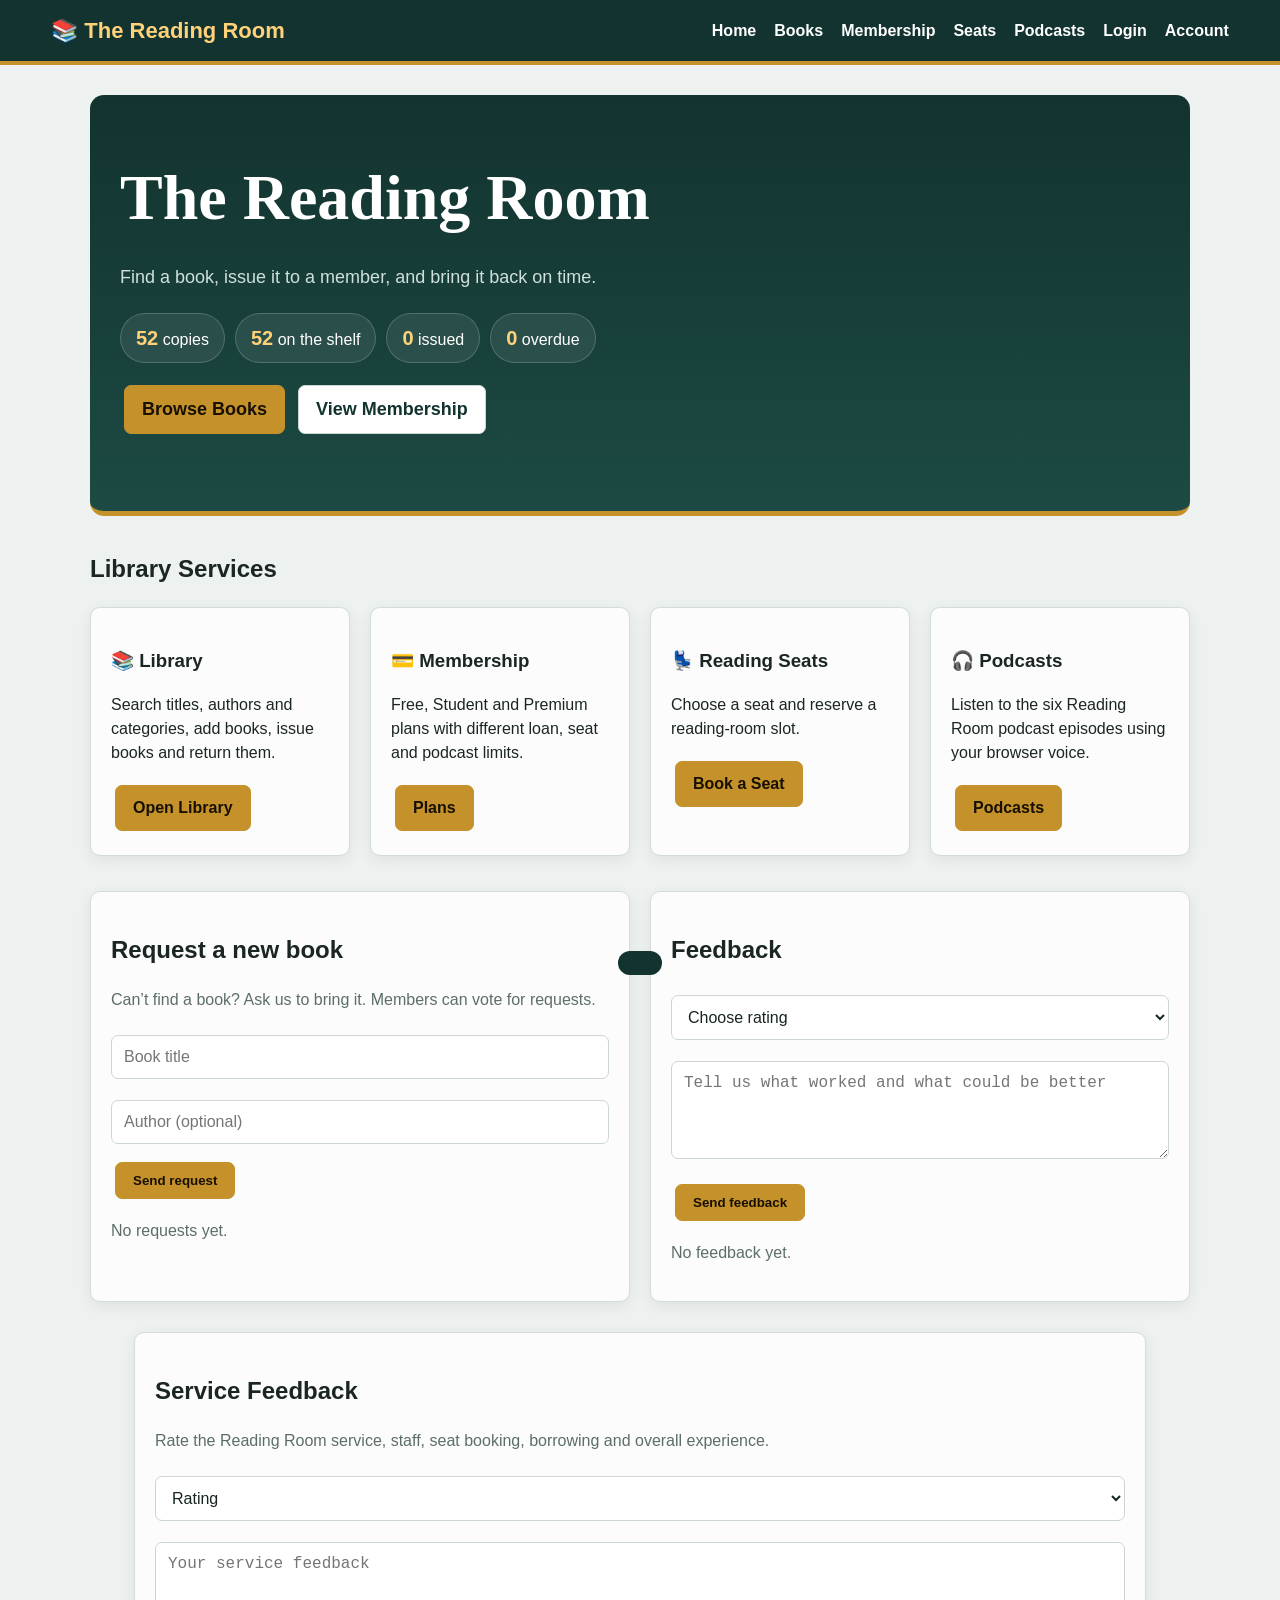
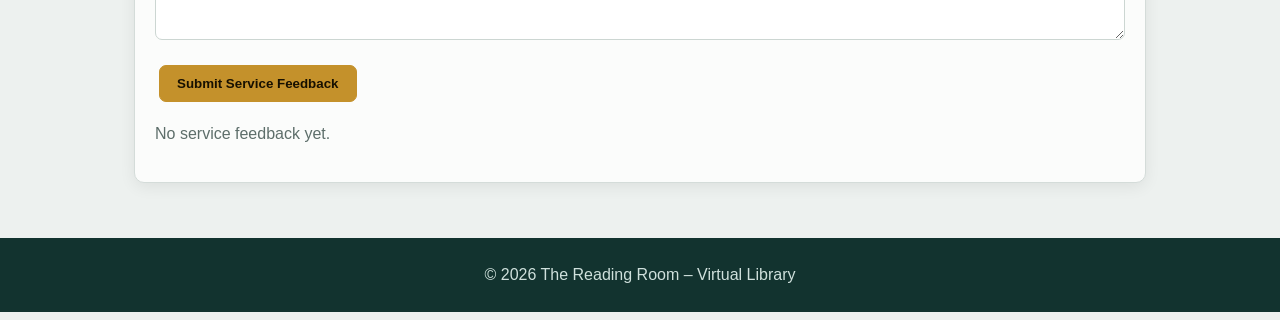
<file: index.html>
<!DOCTYPE html>
<html>
<head>
<meta charset="UTF-8">
<meta name="viewport" content="width=device-width,initial-scale=1">
<title>The Reading Room – Home</title>
<link rel="stylesheet" href="style.css">
</head>
<body>
<nav>
<a class="logo" href="index.html">📚 The Reading Room</a>
<a href="index.html">Home</a>
<a href="books.html">Books</a>
<a href="membership.html">Membership</a>
<a href="seats.html">Seats</a>
<a href="podcasts.html">Podcasts</a>
<a href="login.html">Login</a>
<a href="account.html">Account</a>
</nav>
<main class="container">
<section class="hero">
<h1>The Reading Room</h1>
<p>Find a book, issue it to a member, and bring it back on time.</p>
<div class="stats">
<div class="stat"><b id="statTotal">0</b> copies</div>
<div class="stat"><b id="statAvail">0</b> on the shelf</div>
<div class="stat"><b id="statOut">0</b> issued</div>
<div class="stat"><b id="statLate">0</b> overdue</div>
</div>
<p>
<a class="btn" href="books.html">Browse Books</a>
<a class="btn secondary" href="membership.html">View Membership</a>
</p>
</section>
<section class="section">
<h2>Library Services</h2>
<div class="grid">
<div class="card">
<h3>📚 Library</h3>
<p>Search titles, authors and categories, add books, issue books and return them.</p>
<a class="btn" href="books.html">Open Library</a>
</div>
<div class="card">
<h3>💳 Membership</h3>
<p>Free, Student and Premium plans with different loan, seat and podcast limits.</p>
<a class="btn" href="membership.html">Plans</a>
</div>
<div class="card">
<h3>💺 Reading Seats</h3>
<p>Choose a seat and reserve a reading-room slot.</p>
<a class="btn" href="seats.html">Book a Seat</a>
</div>
<div class="card">
<h3>🎧 Podcasts</h3>
<p>Listen to the six Reading Room podcast episodes using your browser voice.</p>
<a class="btn" href="podcasts.html">Podcasts</a>
</div>
</div>
</section>
<section class="two">
<div class="panel">
<h2>Request a new book</h2>
<p class="muted">
Can’t find a book? Ask us to bring it. Members can vote for requests.
</p>
<input id="rTitle" placeholder="Book title">
<input id="rAuthor" placeholder="Author (optional)">
<button class="btn" onclick="requestBook()">Send request</button>
<div id="requestList"></div>
</div>
<div class="panel">
<h2>Feedback</h2>
<select id="rating">
<option value="">Choose rating</option>
<option value="5">★★★★★</option>
<option value="4">★★★★</option>
<option value="3">★★★</option>
<option value="2">★★</option>
<option value="1">★</option>
</select>
<textarea id="fbText" rows="4"
placeholder="Tell us what worked and what could be better"></textarea>
<button class="btn" onclick="sendFeedback()">Send feedback</button>
<div id="feedbackList"></div>
</div>
</section>
<section class="container">
<div class="panel">
<h2>Service Feedback</h2>
<p class="muted">
Rate the Reading Room service, staff, seat booking, borrowing and overall experience.
</p>
<select id="serviceRating">
<option value="">Rating</option>
<option value="5">★★★★★ Excellent</option>
<option value="4">★★★★ Very Good</option>
<option value="3">★★★ Good</option>
<option value="2">★★ Needs Improvement</option>
<option value="1">★ Poor</option>
</select>
<textarea id="serviceText"
rows="4"
placeholder="Your service feedback"></textarea>
<button class="btn" onclick="submitServiceFeedback()">
Submit Service Feedback
</button>
<div id="serviceFeedbackList"></div>
</div>
</section>
</main>
<footer class="footer">
© 2026 The Reading Room – Virtual Library
</footer>
<div id="toast" class="toast"></div>
<script src="script.js"></script>
</body>
</html>
</file>
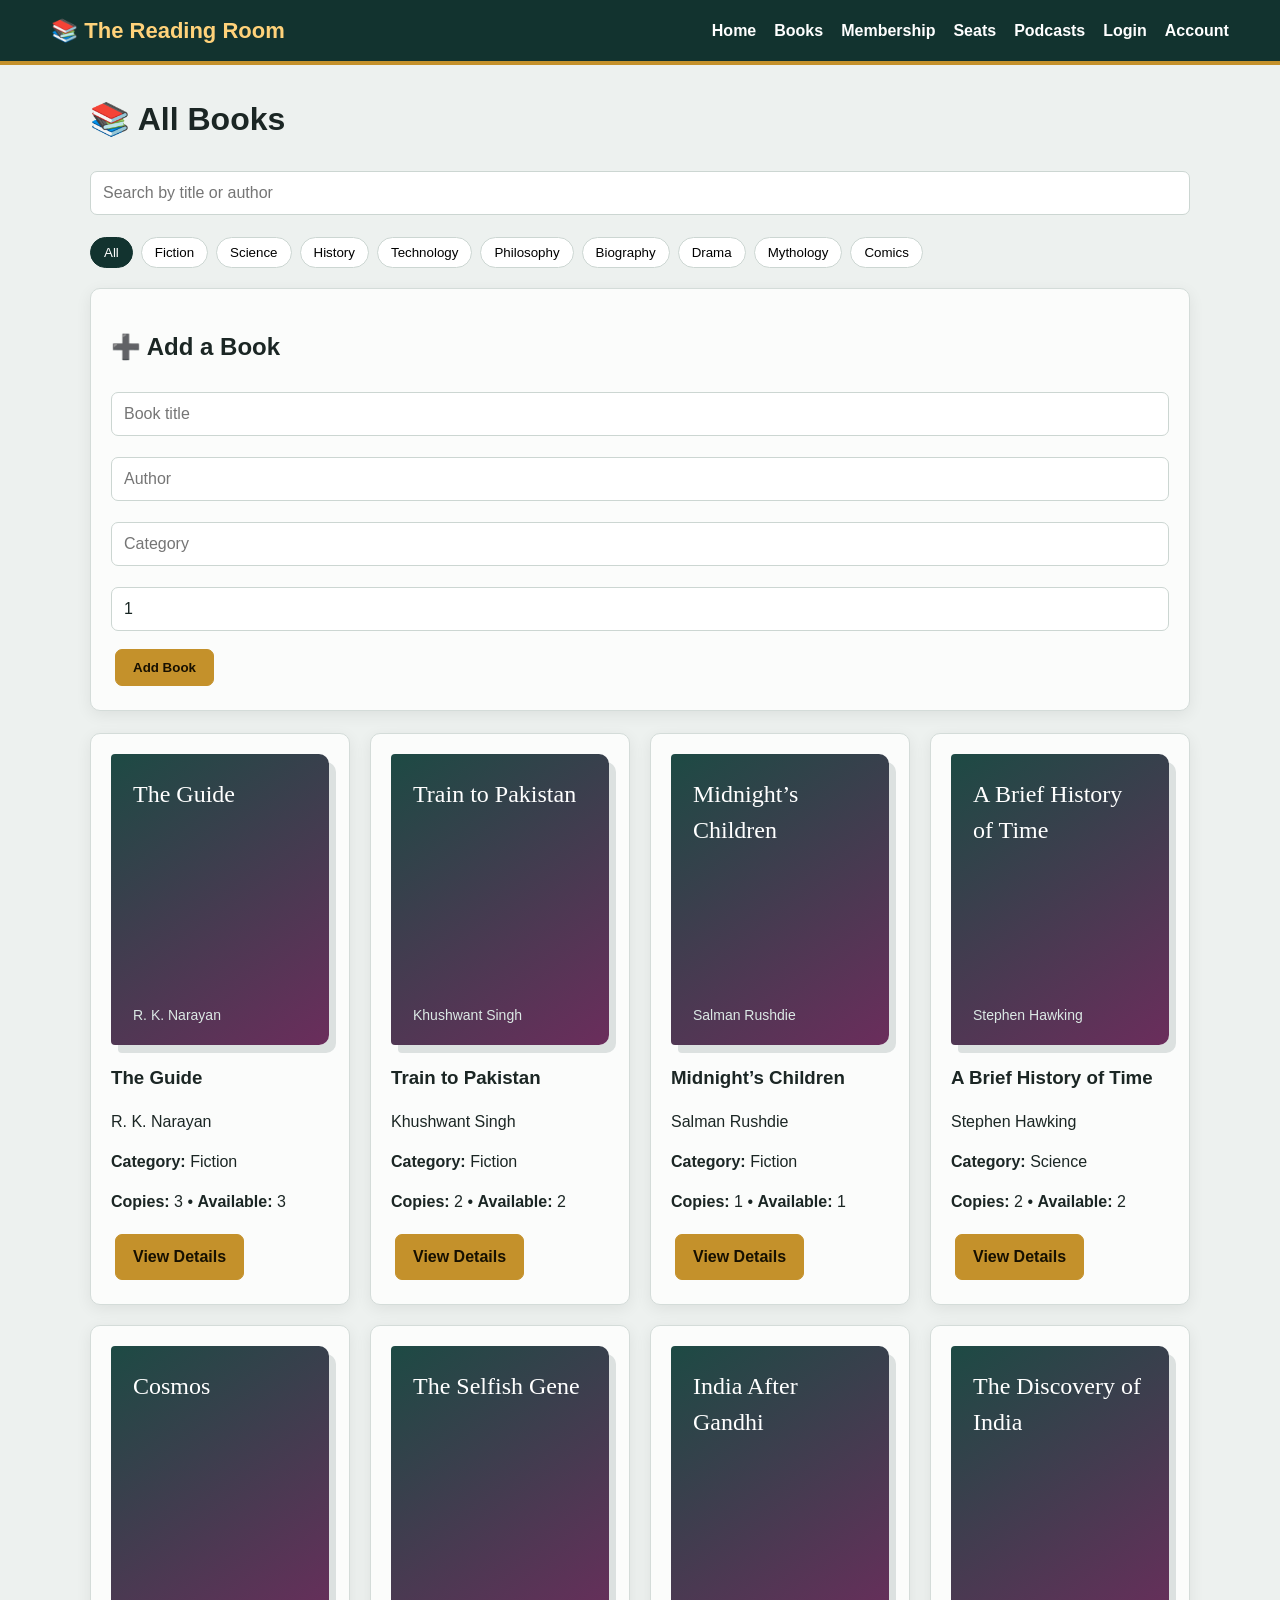
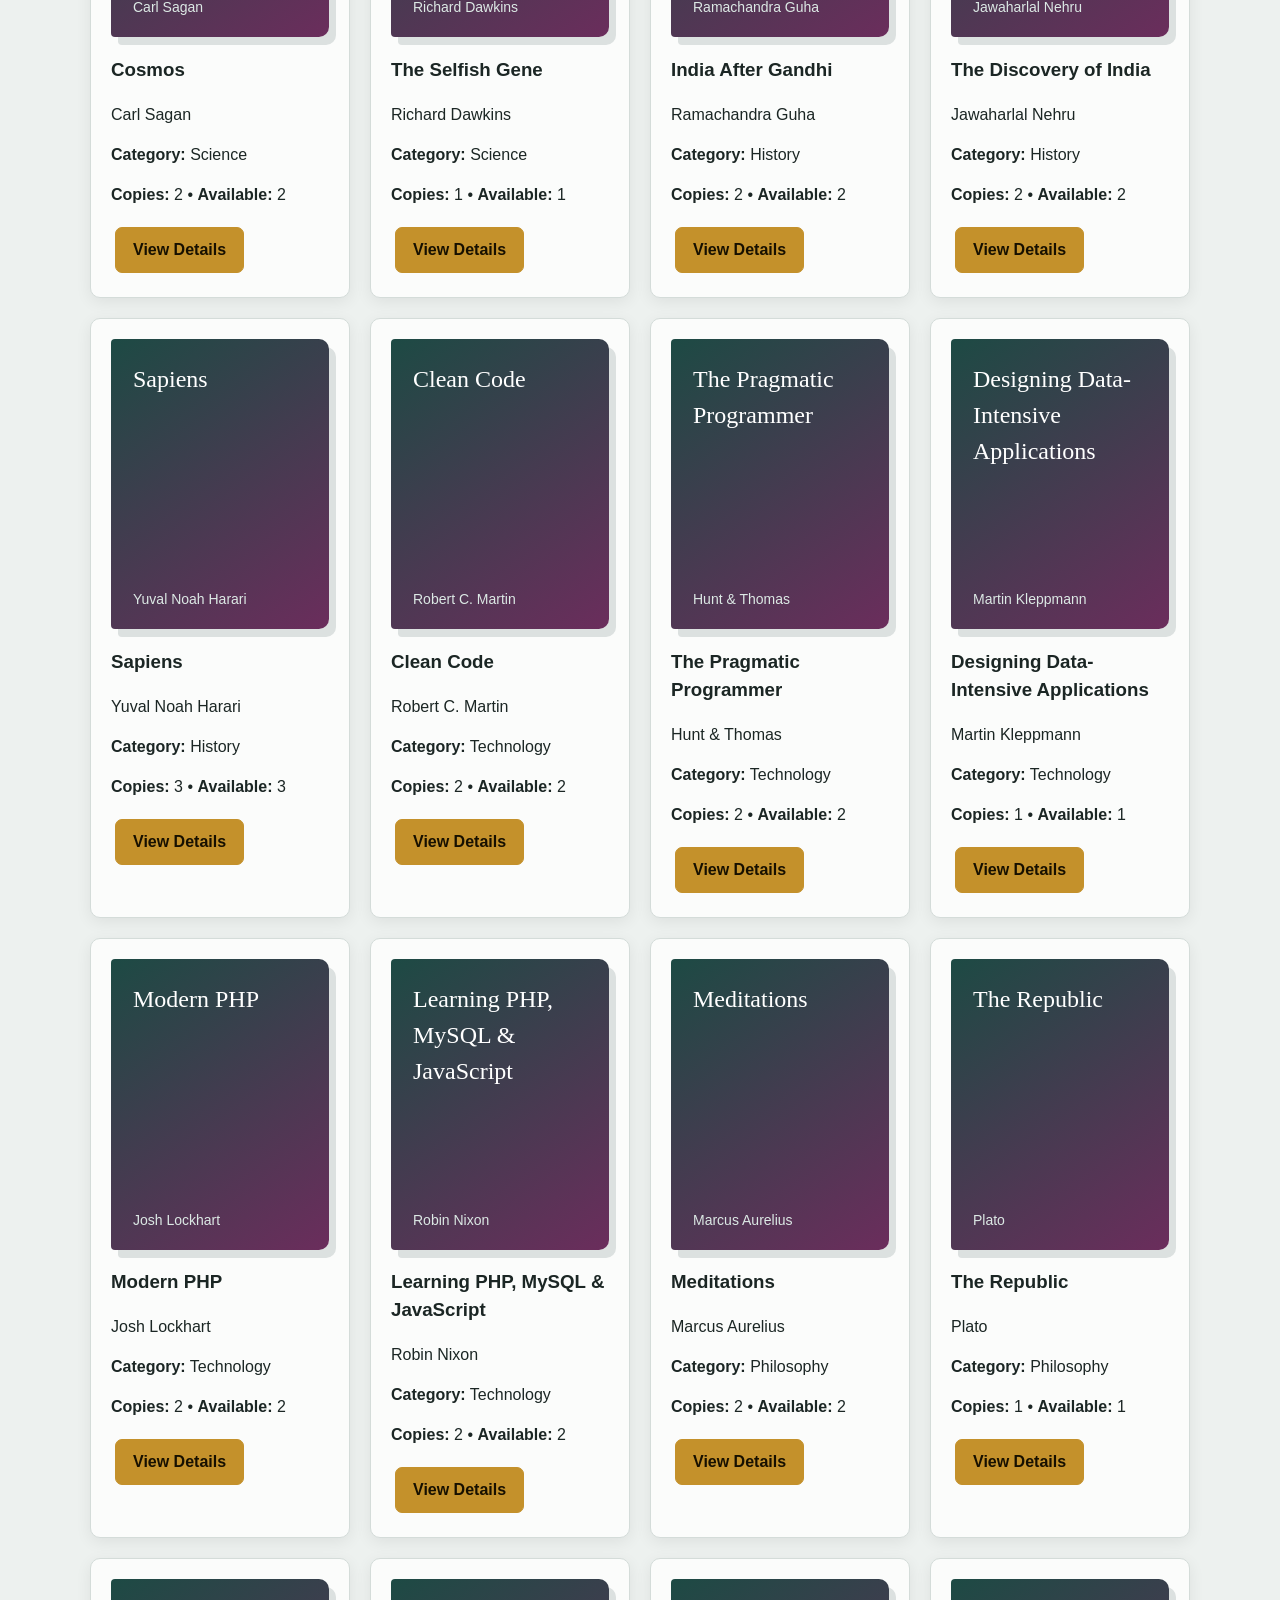
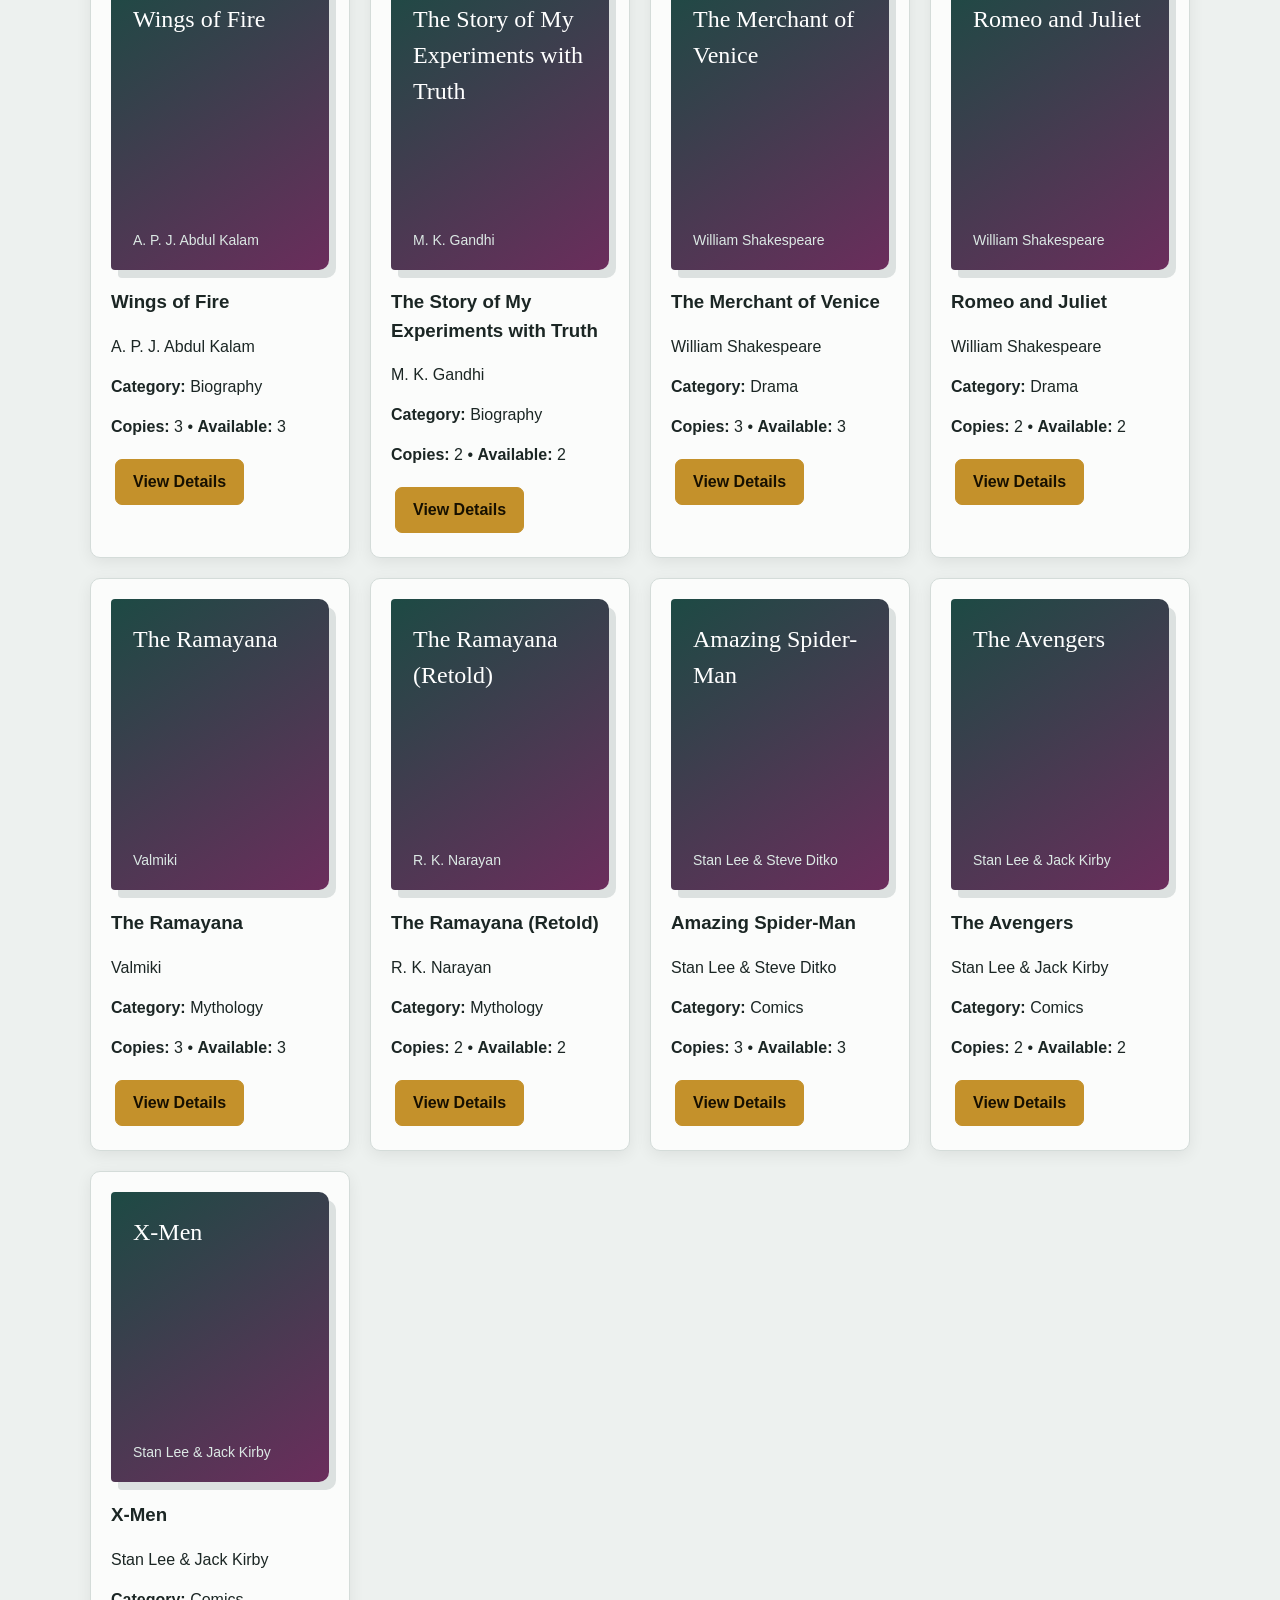
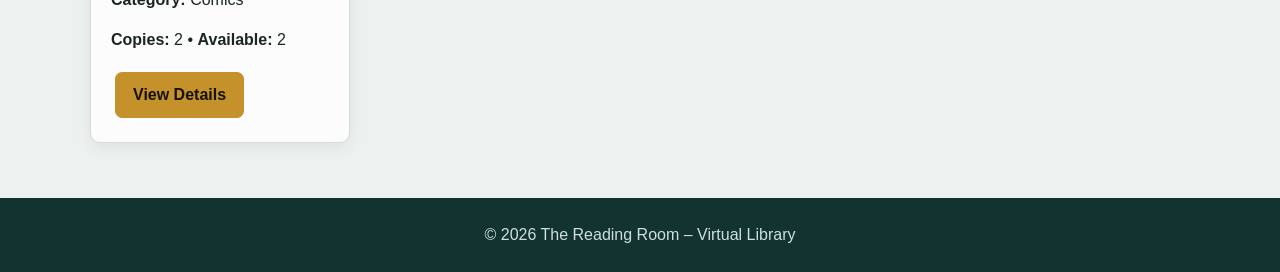
<file: books.html>
<!DOCTYPE html>
<html>
<head>
<meta charset="UTF-8">
<meta name="viewport" content="width=device-width,initial-scale=1">
<title>Books | The Reading Room</title>
<link rel="stylesheet" href="style.css">
</head>
<body>
<nav>
<a class="logo" href="index.html">📚 The Reading Room</a>
<a href="index.html">Home</a>
<a href="books.html">Books</a>
<a href="membership.html">Membership</a>
<a href="seats.html">Seats</a>
<a href="podcasts.html">Podcasts</a>
<a href="login.html">Login</a>
<a href="account.html">Account</a>
</nav>
<main class="container">
<h1>📚 All Books</h1>
<div class="toolbar">
<input
class="search"
id="search"
placeholder="Search by title or author">
</div>
<div id="chips" class="chips"></div>
<div class="card">
<h2>➕ Add a Book</h2>
<input id="newTitle" placeholder="Book title">
<input id="newAuthor" placeholder="Author">
<input id="newCategory" placeholder="Category">
<input
id="newCopies"
type="number"
min="1"
value="1"
placeholder="Copies">
<button class="btn" onclick="addBookFromForm()">
Add Book
</button>
</div>
<div
id="bookGrid"
class="grid"
style="margin-top:22px">
</div>
</main>
<footer class="footer">
© 2026 The Reading Room – Virtual Library
</footer>
<script src="script.js"></script>
</body>
</html>
</file>
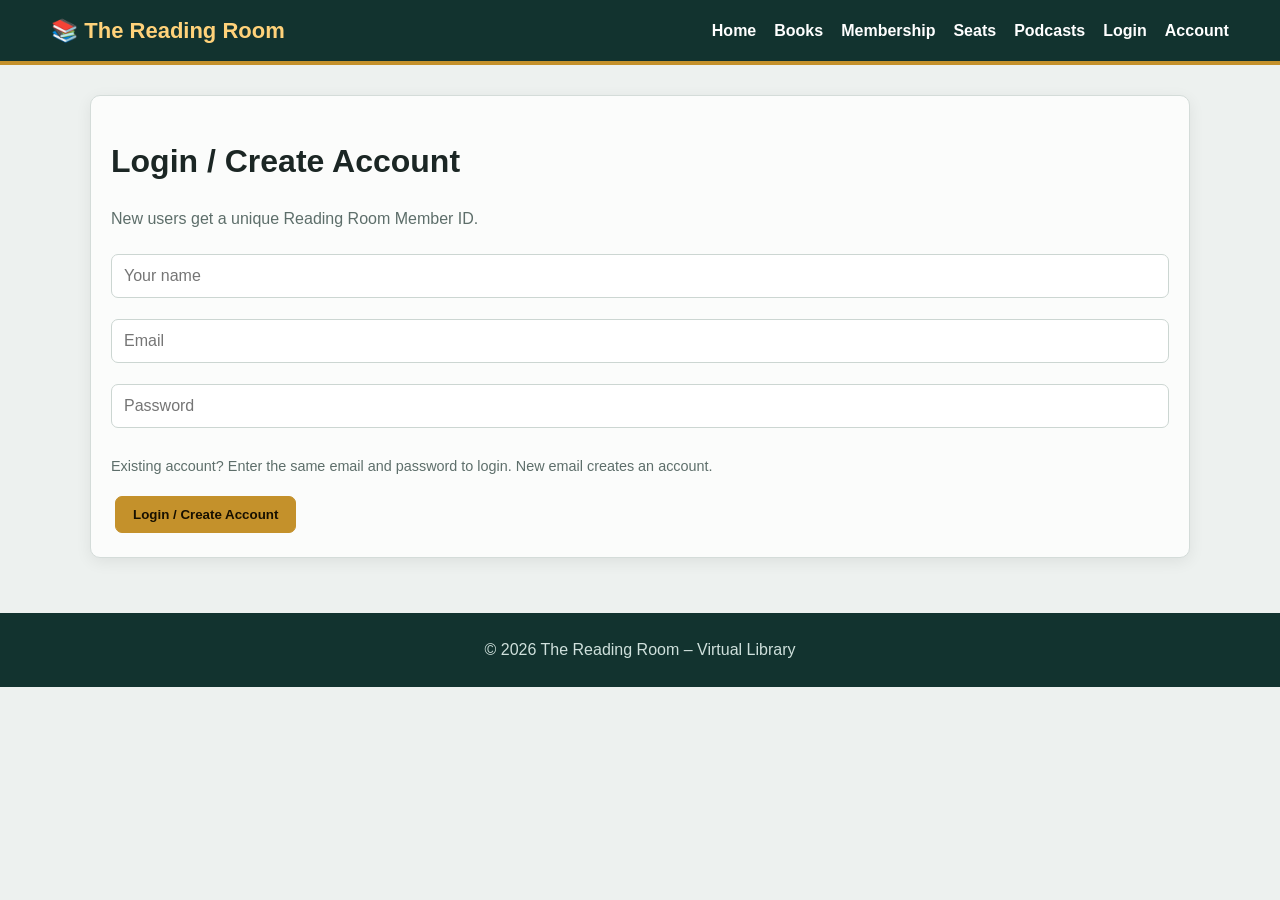
<file: login.html>
<!DOCTYPE html>
<html>
<head>
<meta charset="UTF-8">
<meta name="viewport" content="width=device-width,initial-scale=1">
<title>Login | The Reading Room</title>
<link rel="stylesheet" href="style.css">
</head>

<body>

<nav>
<a class="logo" href="index.html">📚 The Reading Room</a>
<a href="index.html">Home</a>
<a href="books.html">Books</a>
<a href="membership.html">Membership</a>
<a href="seats.html">Seats</a>
<a href="podcasts.html">Podcasts</a>
<a href="login.html">Login</a>
<a href="account.html">Account</a>
</nav>

<main class="container">

<div class="form">

<h1>Login / Create Account</h1>

<p class="muted">
New users get a unique Reading Room Member ID.
</p>

<input
id="name"
placeholder="Your name">

<input
id="email"
type="email"
placeholder="Email">

<input
id="password"
type="password"
placeholder="Password">

<p class="small muted">
Existing account? Enter the same email and password to login.
New email creates an account.
</p>

<button class="btn" onclick="login()">
Login / Create Account
</button>

</div>

</main>

<footer class="footer">
© 2026 The Reading Room – Virtual Library
</footer>

<script src="script.js"></script>

</body>
</html>
</file>
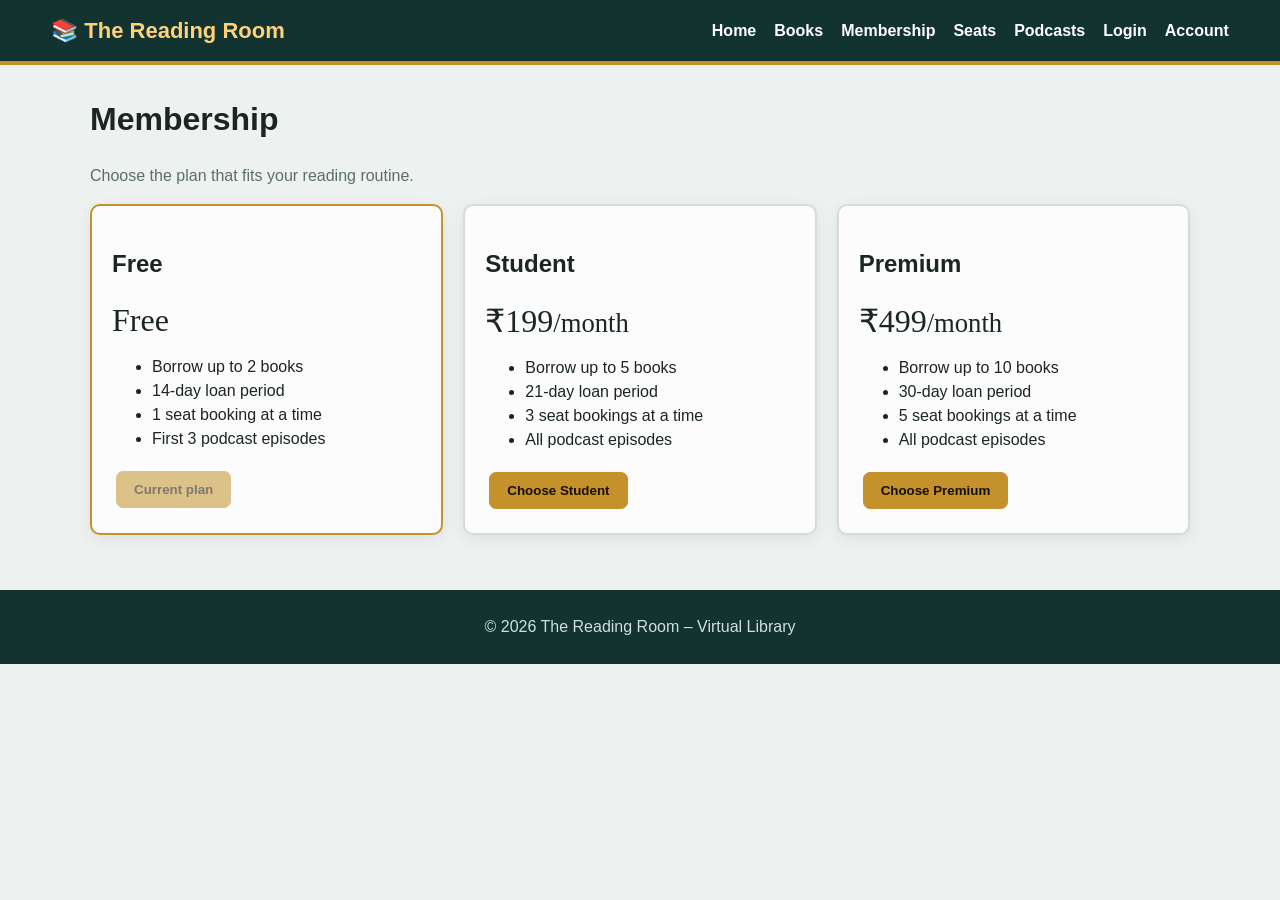
<file: membership.html>
<!DOCTYPE html>
<html>
<head>
<meta charset="UTF-8">
<meta name="viewport" content="width=device-width,initial-scale=1">
<title>Membership | The Reading Room</title>
<link rel="stylesheet" href="style.css">
</head>

<body>

<nav>
<a class="logo" href="index.html">📚 The Reading Room</a>
<a href="index.html">Home</a>
<a href="books.html">Books</a>
<a href="membership.html">Membership</a>
<a href="seats.html">Seats</a>
<a href="podcasts.html">Podcasts</a>
<a href="login.html">Login</a>
<a href="account.html">Account</a>
</nav>

<main class="container">

<h1>Membership</h1>

<p class="muted">
Choose the plan that fits your reading routine.
</p>

<div id="plans" class="grid"></div>

</main>

<footer class="footer">
© 2026 The Reading Room – Virtual Library
</footer>

<script src="script.js"></script>

</body>
</html>
</file>
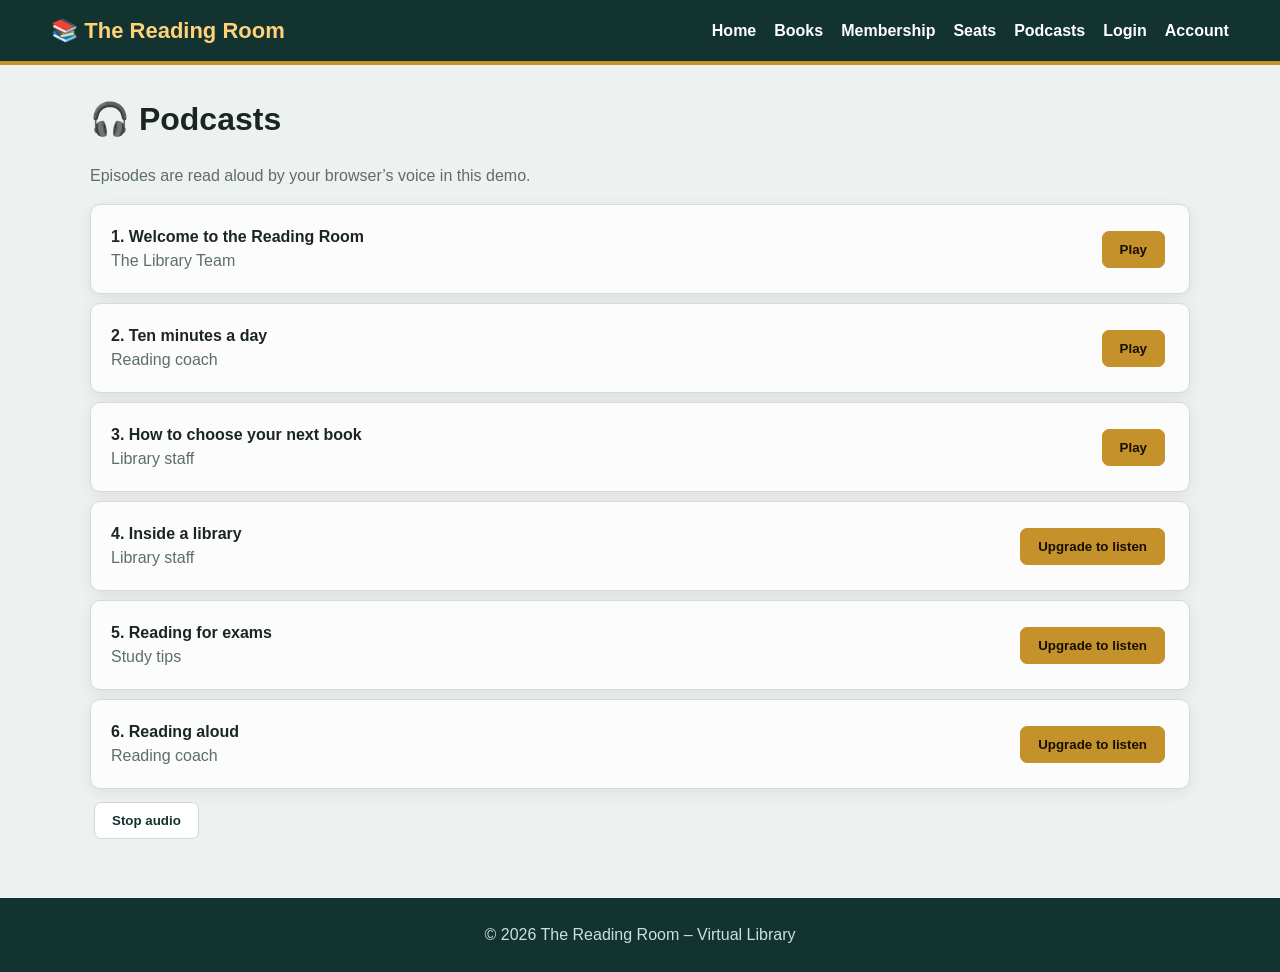
<file: podcasts.html>
<!DOCTYPE html>
<html>
<head>
<meta charset="UTF-8">
<meta name="viewport" content="width=device-width,initial-scale=1">
<title>Podcasts | The Reading Room</title>
<link rel="stylesheet" href="style.css">
</head>

<body>

<nav>
<a class="logo" href="index.html">📚 The Reading Room</a>
<a href="index.html">Home</a>
<a href="books.html">Books</a>
<a href="membership.html">Membership</a>
<a href="seats.html">Seats</a>
<a href="podcasts.html">Podcasts</a>
<a href="login.html">Login</a>
<a href="account.html">Account</a>
</nav>

<main class="container">

<h1>🎧 Podcasts</h1>

<p class="muted">
Episodes are read aloud by your browser’s voice in this demo.
</p>

<div id="episodes"></div>

<button class="btn secondary" onclick="stopPodcast()">
Stop audio
</button>

</main>

<footer class="footer">
© 2026 The Reading Room – Virtual Library
</footer>

<script src="script.js"></script>

</body>
</html>
</file>
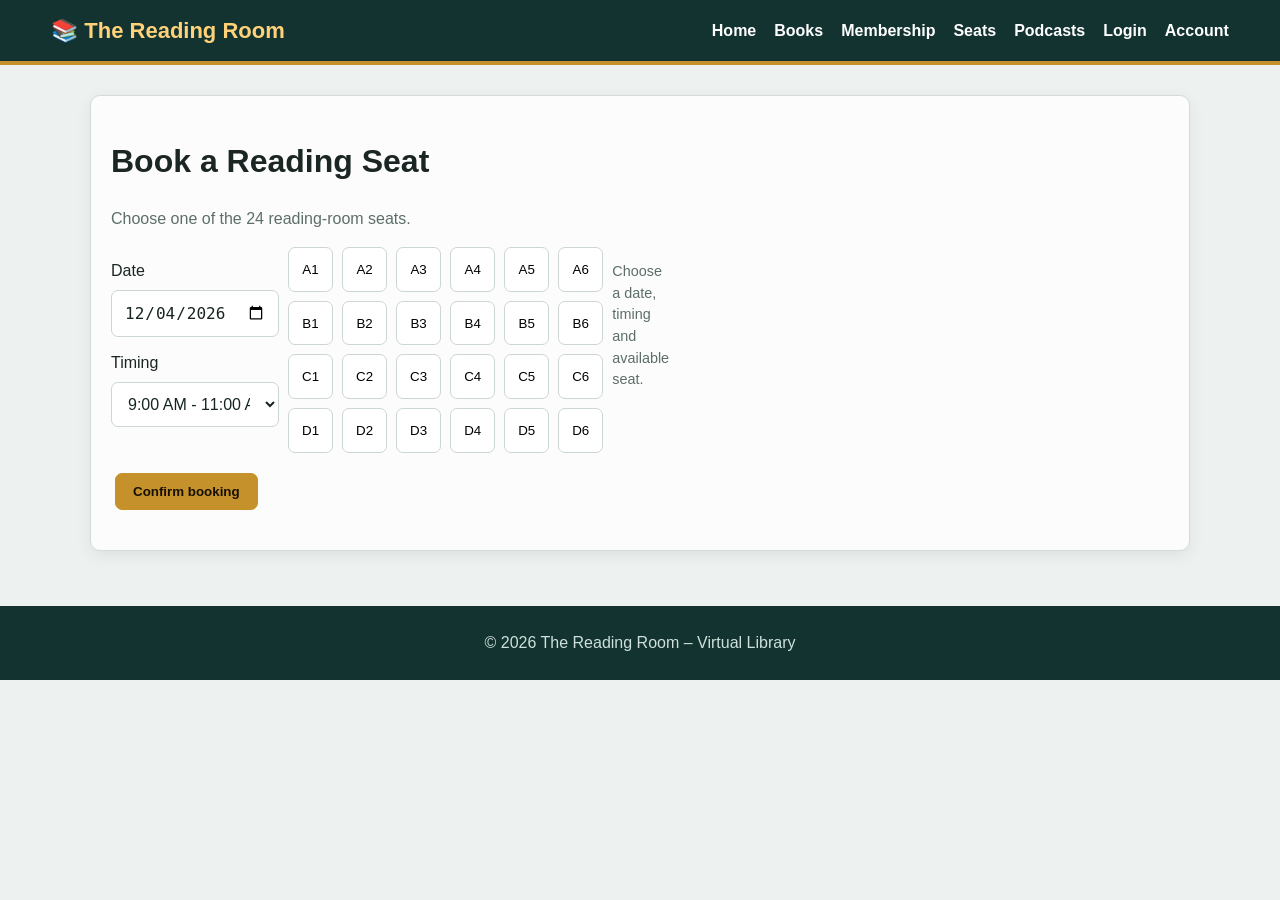
<file: seats.html>
<!DOCTYPE html>
<html>
<head>
<meta charset="UTF-8">
<meta name="viewport" content="width=device-width,initial-scale=1">
<title>Seat Booking | The Reading Room</title>
<link rel="stylesheet" href="style.css">
</head>

<body>

<nav>
<a class="logo" href="index.html">📚 The Reading Room</a>
<a href="index.html">Home</a>
<a href="books.html">Books</a>
<a href="membership.html">Membership</a>
<a href="seats.html">Seats</a>
<a href="podcasts.html">Podcasts</a>
<a href="login.html">Login</a>
<a href="account.html">Account</a>
</nav>

<main class="container">

<div class="panel">

<h1>Book a Reading Seat</h1>

<p class="muted">
Choose one of the 24 reading-room seats.
</p>

<div id="seats" class="seat-grid"></div>

<p>
<button class="btn" onclick="bookSeat()">
Confirm booking
</button>
</p>

</div>

</main>

<footer class="footer">
© 2026 The Reading Room – Virtual Library
</footer>

<div id="toast" class="toast"></div>

<script src="script.js"></script>

</body>
</html>
</file>
<file: style.css>
*{
box-sizing:border-box
}

html{
scroll-behavior:smooth
}

body{
margin:0;
font-family:Arial,sans-serif;
background:#edf1ef;
color:#1b2624;
line-height:1.5
}

nav{
background:#12332f;
color:#fff;
padding:14px 4%;
display:flex;
align-items:center;
gap:18px;
position:sticky;
top:0;
z-index:20;
flex-wrap:wrap;
border-bottom:4px solid #c4912b
}

.logo{
font-size:22px;
font-weight:bold;
color:#ffd27a;
text-decoration:none;
margin-right:auto
}

nav a{
color:#fff;
text-decoration:none;
font-weight:bold
}

nav a:hover{
color:#ffd27a
}

.container{
width:min(1100px,92%);
margin:30px auto
}

.hero{
background:linear-gradient(180deg,#12332f,#1d4a44);
color:#fff;
padding:55px 30px;
border-radius:14px;
border-bottom:5px solid #c4912b
}

.hero h1{
font-family:Georgia,serif;
font-size:clamp(2.3rem,6vw,4rem);
margin:0 0 10px
}

.hero p{
color:#cfe0dc;
font-size:18px;
max-width:650px
}

.stats{
display:flex;
gap:10px;
flex-wrap:wrap;
margin-top:22px
}

.stat{
background:#ffffff14;
border:1px solid #ffffff30;
padding:9px 15px;
border-radius:999px
}

.stat b{
color:#ffd27a;
font-size:20px
}

.btn{
display:inline-block;
background:#c4912b;
color:#171000;
padding:10px 17px;
border:1px solid #c4912b;
border-radius:7px;
text-decoration:none;
font-weight:bold;
cursor:pointer;
margin:4px
}

.btn.secondary{
background:#fff;
color:#12332f;
border-color:#ccd8d4
}

.btn.danger{
background:#9b1c1c;
color:#fff;
border-color:#9b1c1c
}

.btn:disabled{
opacity:.55;
cursor:not-allowed
}

.grid{
display:grid;
grid-template-columns:repeat(auto-fit,minmax(220px,1fr));
gap:20px
}

.card,
.panel,
.form,
.plan,
.list-row{
background:#fbfcfb;
border:1px solid #d4dcd9;
border-radius:10px;
padding:20px;
box-shadow:0 4px 16px #00000012
}

.cover{
aspect-ratio:3/4;
background:linear-gradient(145deg,#1d4a44,#6b2d5c);
color:#fff;
border-radius:4px 10px 10px 4px;
padding:22px;
display:flex;
flex-direction:column;
justify-content:space-between;
font-family:Georgia,serif;
font-size:24px;
box-shadow:7px 8px #12332f22
}

.cover small{
font:14px Arial;
color:#dce9e5
}

.search,
input,
select,
textarea{
width:100%;
padding:12px;
border:1px solid #ccd6d2;
border-radius:7px;
margin:7px 0 14px;
font-size:16px;
background:#fff;
color:#172522
}

.toolbar{
display:flex;
gap:12px;
align-items:center;
flex-wrap:wrap
}

.toolbar .search{
flex:1;
min-width:240px
}

.chips{
display:flex;
gap:8px;
flex-wrap:wrap;
margin:8px 0 20px
}

.chip{
padding:7px 13px;
border:1px solid #ccd6d2;
background:#fff;
border-radius:999px;
cursor:pointer
}

.chip.active{
background:#12332f;
color:#fff;
border-color:#12332f
}

.plan{
text-align:left;
border:2px solid #d4dcd9
}

.plan.current{
border-color:#c4912b
}

.price{
font:32px Georgia,serif
}

.muted{
color:#5d6e6a
}

.notice{
padding:12px;
background:#fff4d6;
border-radius:7px;
color:#5c4300
}

.error{
color:#9b1c1c;
min-height:20px
}

.seat-grid{
display:grid;
grid-template-columns:repeat(6,1fr);
gap:9px;
max-width:650px
}

.seat{
padding:13px;
border:1px solid #ccd6d2;
border-radius:7px;
background:#fff;
cursor:pointer
}

.seat.selected{
background:#12332f;
color:#fff
}

.seat.booked{
background:#aaa;
color:#fff;
cursor:not-allowed
}

.seat.mine{
background:#c4912b;
color:#171000
}

.list-row{
display:flex;
justify-content:space-between;
align-items:center;
gap:15px;
margin:9px 0
}

.footer{
margin-top:55px;
padding:25px;
background:#12332f;
color:#cfe0dc;
text-align:center
}

.section{
margin:35px 0
}

.two{
display:grid;
grid-template-columns:repeat(auto-fit,minmax(300px,1fr));
gap:20px
}

.stars button{
font-size:30px;
border:0;
background:none;
color:#ccd6d2;
cursor:pointer
}

.stars button.on{
color:#c4912b
}

.tabs{
display:flex;
gap:8px;
flex-wrap:wrap;
margin-bottom:20px
}

.tabs a{
padding:9px 16px;
border:1px solid #ccd6d2;
border-radius:999px;
text-decoration:none;
color:#12332f;
background:#fff
}

.tabs a.active{
background:#12332f;
color:#fff
}

.toast{
position:fixed;
bottom:25px;
left:50%;
transform:translate(-50%,100px);
background:#12332f;
color:#fff;
padding:12px 22px;
border-radius:999px;
transition:.3s;
z-index:50
}

.toast.show{
transform:translate(-50%,0)
}

@media(max-width:700px){

nav{
gap:11px
}

.logo{
width:100%
}

.seat-grid{
grid-template-columns:repeat(3,1fr)
}

}

.field{
display:grid;
gap:6px;
margin:10px 0
}

.field label{
font-weight:600
}

.rating{
display:flex;
gap:4px
}

.rating button{
font-size:1.5rem;
border:0;
background:transparent;
cursor:pointer
}

.review{
border-top:1px solid #d4dcd9;
padding:12px 0
}

.id-badge{
display:inline-block;
padding:4px 10px;
border-radius:999px;
background:#c4912b;
font-weight:700
}

.seat-info{
margin:12px 0
}

.small{
font-size:.9rem
}
</file>
